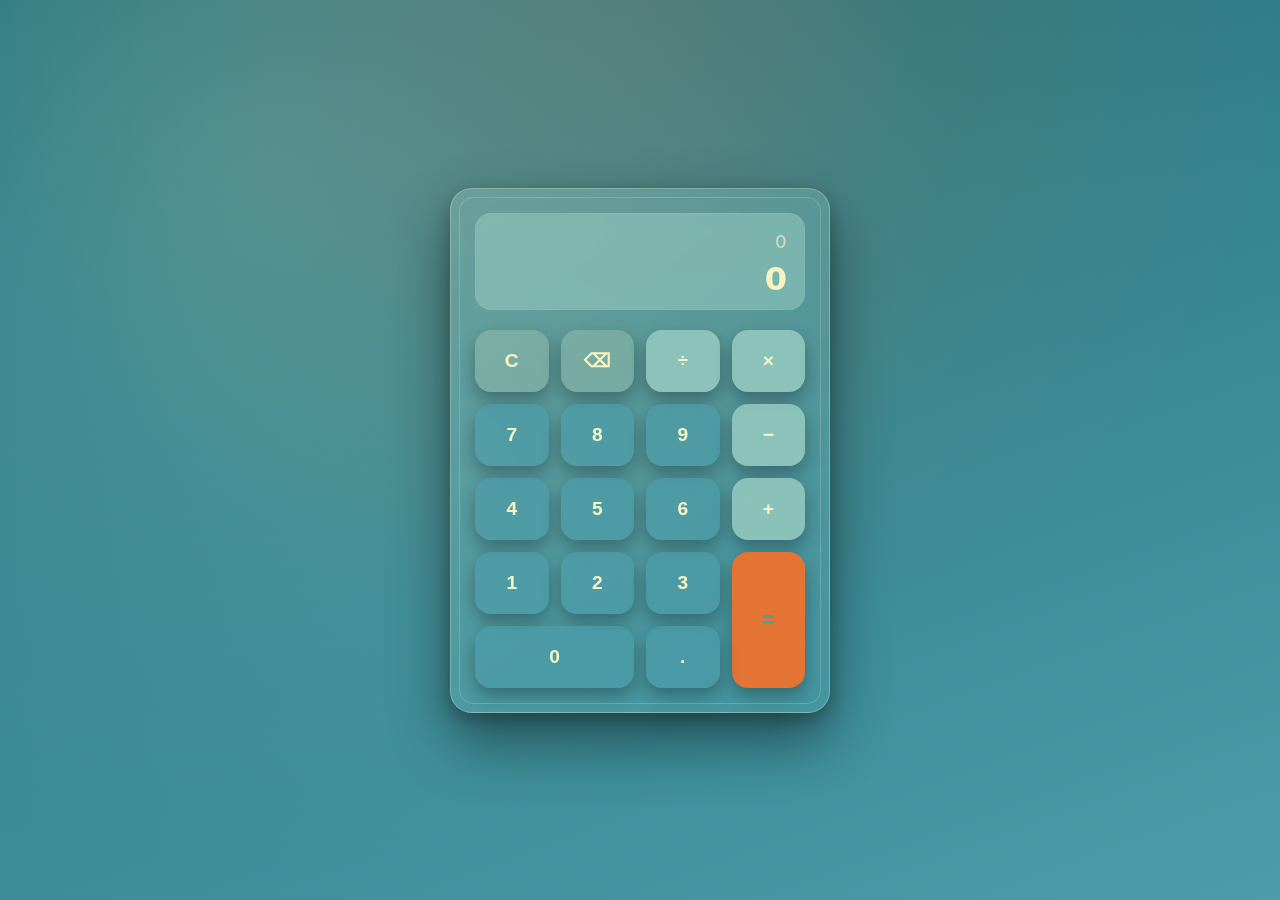
<file: index.html>
<!DOCTYPE html>
<html lang="en">
  <head>
    <meta charset="UTF-8" />
    <meta name="viewport" content="width=device-width, initial-scale=1.0" />
    <title>Modern Calculator</title>
    <link rel="stylesheet" href="style.css" />
  </head>
  <body>
    <main class="app">
      <section class="calculator" aria-label="Calculator">
        <div class="display" aria-live="polite">
          <div class="display__input" id="expression">0</div>
          <div class="display__result" id="result">0</div>
        </div>
        <div class="keys" id="keys">
          <button class="key key--utility" data-action="clear" type="button">
            C
          </button>
          <button class="key key--utility" data-action="delete" type="button">
            ⌫
          </button>
          <button
            class="key key--operator"
            data-action="operator"
            data-value="/"
            type="button"
          >
            ÷
          </button>
          <button
            class="key key--operator"
            data-action="operator"
            data-value="*"
            type="button"
          >
            ×
          </button>

          <button class="key" data-action="number" data-value="7" type="button">
            7
          </button>
          <button class="key" data-action="number" data-value="8" type="button">
            8
          </button>
          <button class="key" data-action="number" data-value="9" type="button">
            9
          </button>
          <button
            class="key key--operator"
            data-action="operator"
            data-value="-"
            type="button"
          >
            −
          </button>

          <button class="key" data-action="number" data-value="4" type="button">
            4
          </button>
          <button class="key" data-action="number" data-value="5" type="button">
            5
          </button>
          <button class="key" data-action="number" data-value="6" type="button">
            6
          </button>
          <button
            class="key key--operator"
            data-action="operator"
            data-value="+"
            type="button"
          >
            +
          </button>

          <button class="key" data-action="number" data-value="1" type="button">
            1
          </button>
          <button class="key" data-action="number" data-value="2" type="button">
            2
          </button>
          <button class="key" data-action="number" data-value="3" type="button">
            3
          </button>
          <button
            class="key key--equals"
            data-action="equals"
            type="button"
          >
            =
          </button>

          <button
            class="key key--zero"
            data-action="number"
            data-value="0"
            type="button"
          >
            0
          </button>
          <button class="key" data-action="decimal" type="button">.</button>
        </div>
      </section>
    </main>
    <script src="script.js"></script>
  </body>
</html>
</file>
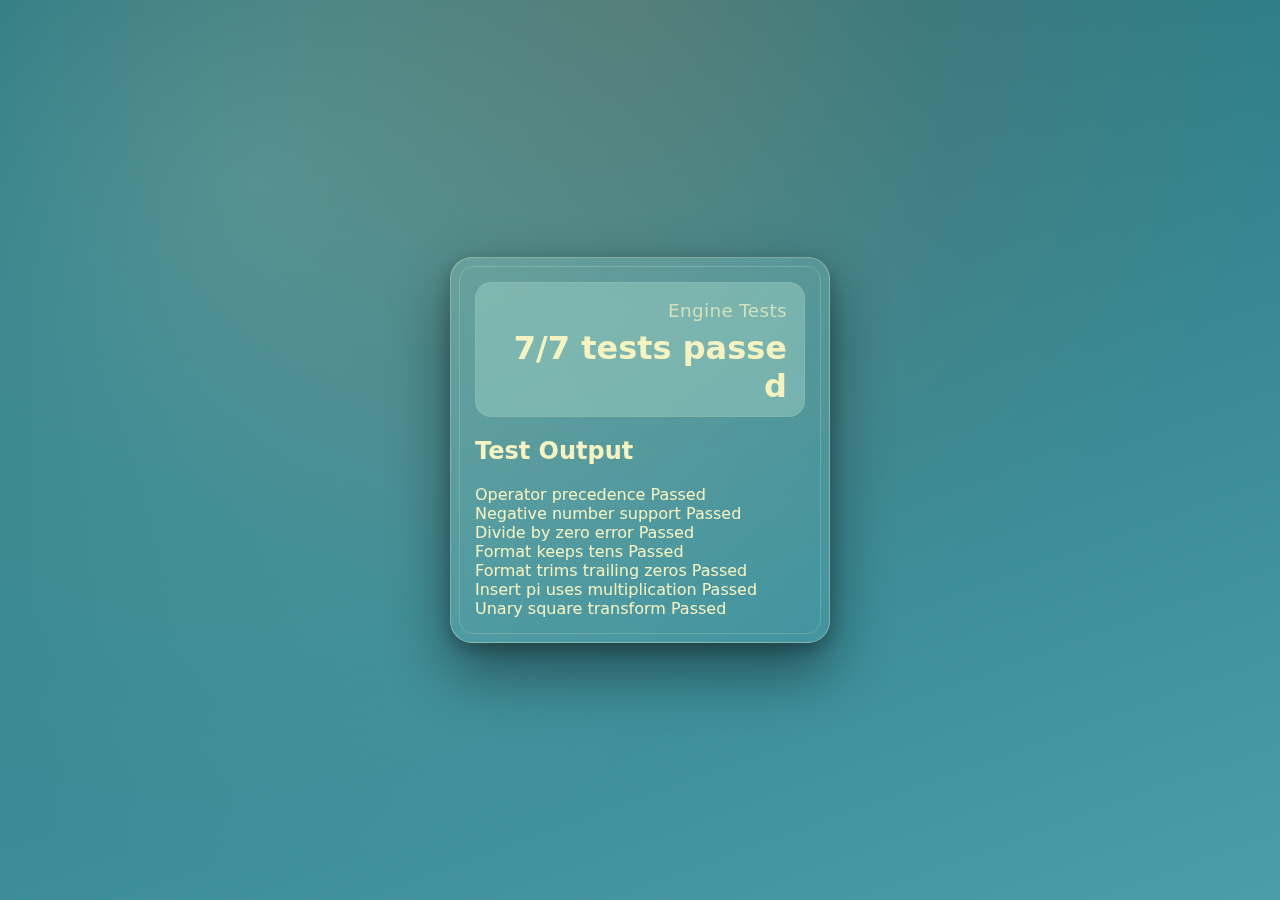
<file: tests.html>
<!DOCTYPE html>
<html lang="en">
  <head>
    <meta charset="UTF-8" />
    <meta name="viewport" content="width=device-width, initial-scale=1.0" />
    <title>Calculator Engine Tests</title>
    <link rel="stylesheet" href="style.css" />
  </head>
  <body>
    <main class="app">
      <section class="calculator" aria-label="Test Results">
        <div class="display">
          <div class="display__input">Engine Tests</div>
          <div class="display__result" id="testSummary">Running…</div>
        </div>
        <div class="history" style="margin-top: 20px">
          <div class="history__header">
            <h2 class="history__title">Test Output</h2>
          </div>
          <div class="history__list" id="testResults"></div>
        </div>
      </section>
    </main>

    <script src="engine.js"></script>
    <script src="tests.js"></script>
  </body>
</html>
</file>
<file: style.css>
:root {
  color-scheme: dark;
  --bg: #4b9da9;
  --surface: rgba(145, 198, 188, 0.35);
  --surface-strong: rgba(145, 198, 188, 0.6);
  --accent: #e37434;
  --text: #f6f3c2;
  --muted: rgba(246, 243, 194, 0.7);
  --shadow: 0 20px 40px rgba(0, 0, 0, 0.35);
  --shadow-soft: 0 8px 18px rgba(0, 0, 0, 0.3);
  --radius: 22px;
}

*,
*::before,
*::after {
  box-sizing: border-box;
}

body {
  margin: 0;
  min-height: 100vh;
  display: flex;
  align-items: center;
  justify-content: center;
  font-family: "Segoe UI", "Inter", system-ui, sans-serif;
  background: radial-gradient(
      circle at top,
      rgba(227, 116, 52, 0.18),
      transparent 60%
    ),
    radial-gradient(circle at 20% 20%, rgba(145, 198, 188, 0.35), transparent 55%),
    linear-gradient(160deg, #1f6f79, var(--bg));
  color: var(--text);
  padding: 24px;
}

.app {
  width: min(100%, 380px);
}

.calculator {
  background: linear-gradient(145deg, var(--surface), rgba(75, 157, 169, 0.45));
  border-radius: var(--radius);
  padding: 24px;
  box-shadow: 0 28px 60px rgba(0, 0, 0, 0.45),
    0 6px 18px rgba(0, 0, 0, 0.25);
  border: 1px solid rgba(246, 243, 194, 0.3);
  backdrop-filter: blur(18px);
}

.calculator::before {
  content: "";
  position: absolute;
  inset: 8px;
  border-radius: calc(var(--radius) - 8px);
  border: 1px solid rgba(246, 243, 194, 0.2);
  pointer-events: none;
}

.calculator {
  position: relative;
}

.display {
  background: var(--surface-strong);
  border-radius: 16px;
  padding: 18px 18px 12px;
  text-align: right;
  box-shadow: inset 0 0 0 1px rgba(246, 243, 194, 0.08);
  min-height: 96px;
  display: flex;
  flex-direction: column;
  justify-content: center;
  gap: 8px;
  overflow: hidden;
}

.display__input {
  font-size: 1.15rem;
  color: var(--muted);
  letter-spacing: 0.02em;
  word-break: break-all;
}

.display__result {
  font-size: 2rem;
  font-weight: 600;
  word-break: break-all;
}

.keys {
  margin-top: 20px;
  display: grid;
  grid-template-columns: repeat(4, minmax(0, 1fr));
  grid-auto-rows: 62px;
  gap: 12px;
}

.key {
  border: none;
  border-radius: 16px;
  background: rgba(75, 157, 169, 0.65);
  color: var(--text);
  font-size: 1.2rem;
  font-weight: 600;
  box-shadow: var(--shadow-soft);
  transition: transform 0.12s ease, box-shadow 0.12s ease, background 0.12s ease;
  cursor: pointer;
}

.key:hover {
  background: rgba(75, 157, 169, 0.8);
}

.key:active {
  transform: translateY(2px) scale(0.99);
  box-shadow: 0 6px 12px rgba(0, 0, 0, 0.25);
}

.key--operator {
  background: rgba(145, 198, 188, 0.9);
}

.key--operator:hover {
  background: rgba(145, 198, 188, 1);
}

.key--operator.is-active {
  background: var(--accent);
  color: #4b9da9;
  box-shadow: 0 10px 18px rgba(227, 116, 52, 0.45);
}

.key--equals {
  background: var(--accent);
  color: #4b9da9;
  font-size: 1.4rem;
  grid-row: span 2;
}

.key--equals:hover {
  background: #ee8d59;
}

.key--utility {
  background: rgba(246, 243, 194, 0.18);
}

.key--utility:hover {
  background: rgba(246, 243, 194, 0.3);
}

.key--zero {
  grid-column: span 2;
}

@media (max-width: 420px) {
  .calculator {
    padding: 18px;
  }

  .display {
    min-height: 86px;
  }

  .display__result {
    font-size: 1.8rem;
  }

  .keys {
    grid-auto-rows: 56px;
    gap: 10px;
  }
}
</file>
